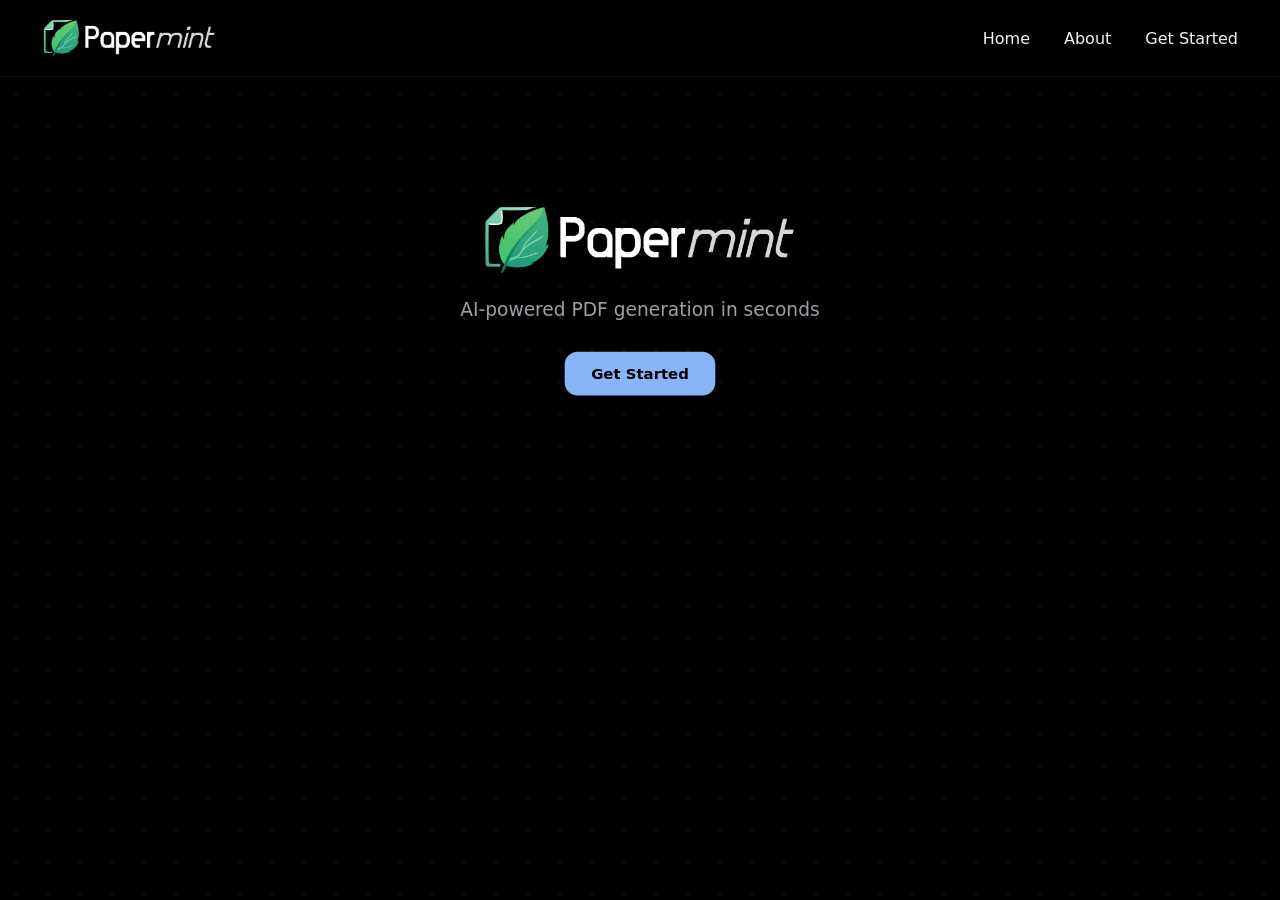
<file: templates/index.html>
<!DOCTYPE html>
<html>
<head>
    <!-- Google tag (gtag.js) -->
    <script async src="https://www.googletagmanager.com/gtag/js?id=G-6M7KKQE4T7"></script>
    <script>
      window.dataLayer = window.dataLayer || [];
      function gtag(){dataLayer.push(arguments);}
      gtag('js', new Date());

      gtag('config', 'G-6M7KKQE4T7');
    </script>
    <title>PaperMint - Home</title>
    <link rel="icon" href="/static/logo.png">
    <link rel="stylesheet" href="/static/style.css">
</head>

<body class="home-page">
    <div class="cursor-glow"></div>
    <div id="dots"></div>
    <div class="navbar">
        <div class="brand">
            <img src="/static/papermint-logo.png" class="brand-logo">
        </div>
        <div class="nav-links">
            <a href="/">Home</a>
            <a href="about">About</a>
            <a href="app">Get Started</a>
        </div>
    </div>

    <div class="hero">
        <div class="hero-logo-wrapper">
            <img src="/static/papermint-logo.png" class="hero-logo">
        </div>
        <p class="tagline">AI-powered PDF generation in seconds</p>

        <a href="/app" class="btn">Get Started</a>
    </div>

</body>
</html>
</file>
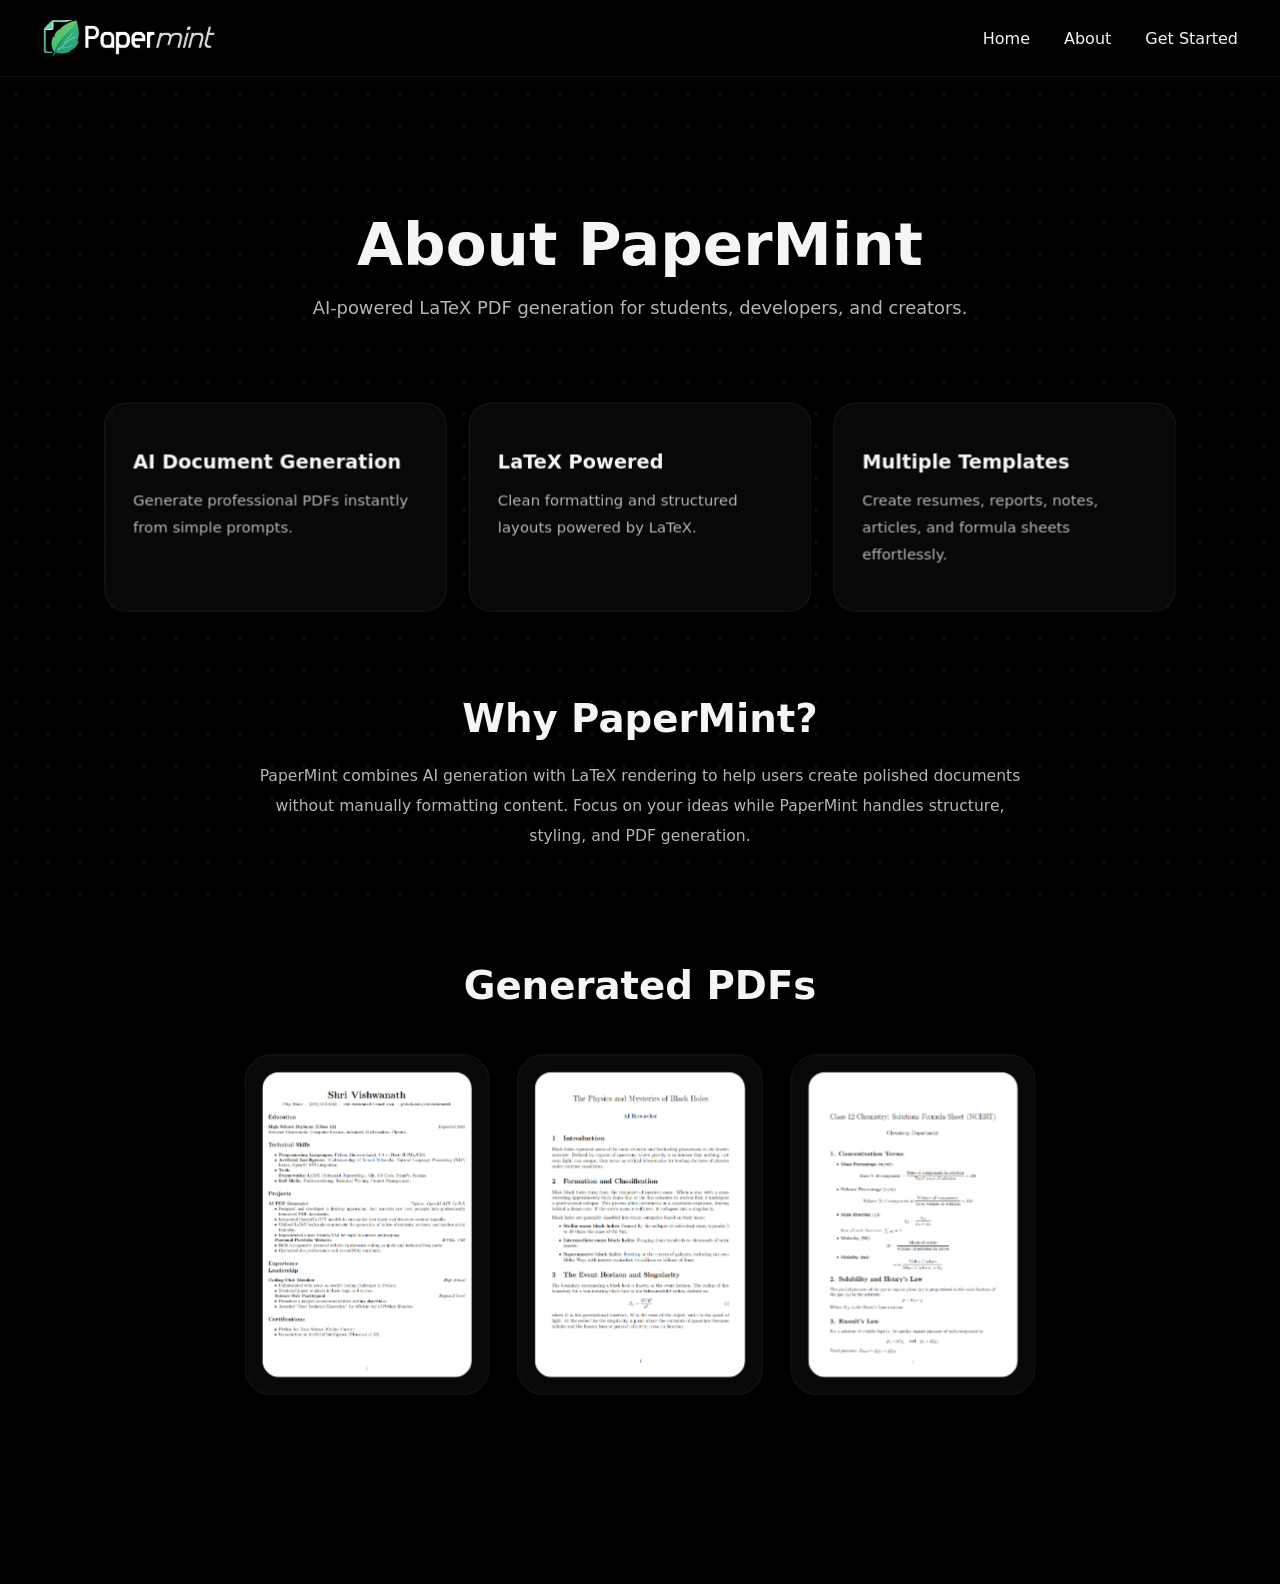
<file: templates/about.html>
<!DOCTYPE html>
<html>

<head>
    <title>About - PaperMint</title>

    <link rel="icon" type="image/png" href="/static/logo.png">

    <link rel="stylesheet" href="/static/style.css">
</head>

<body>

    <div id="dots"></div>
    

    <div class="navbar">

        <div class="brand">
            <img src="/static/papermint-logo.png" class="brand-logo">
        </div>

        <div class="nav-links">
            <a href="/">Home</a>
            <a href="/about">About</a>
            <a href="/app">Get Started</a>
        </div>

    </div>

    <div class="about-page">

        <section class="about-hero">

            <!-- <img src="/static/papermint-logo.png" class="about-logo"> -->

            <h1>About PaperMint</h1>

            <p class="about-subtitle">
                AI-powered LaTeX PDF generation for students,
                developers, and creators.
            </p>

        </section>

        <section class="features-grid">

            <div class="feature-card">
                <h3>AI Document Generation</h3>

                <p>
                    Generate professional PDFs instantly from simple prompts.
                </p>
            </div>

            <div class="feature-card">
                <h3>LaTeX Powered</h3>

                <p>
                    Clean formatting and structured layouts powered by LaTeX.
                </p>
            </div>

            <div class="feature-card">
                <h3>Multiple Templates</h3>

                <p>
                    Create resumes, reports, notes, articles,
                    and formula sheets effortlessly.
                </p>
            </div>

        </section>

        <section class="about-description">

            <h2>Why PaperMint?</h2>

            <p>
                PaperMint combines AI generation with LaTeX rendering
                to help users create polished documents without manually
                formatting content. Focus on your ideas while PaperMint
                handles structure, styling, and PDF generation.
            </p>
            <section class="preview-section">

                <h2>Generated PDFs</h2>

                <div class="preview-grid">

                    <div class="preview-card">
                        <img src="/static/previews/resume.png">
                    </div>

                    <div class="preview-card">
                        <img src="/static/previews/article.png">
                    </div>

                    <div class="preview-card">
                        <img src="/static/previews/formula-sheet.png">
                    </div>

                </div>

            </section>
        </section>

    </div>

    <script src="/static/script.js"></script>

</body>

</html>
</file>
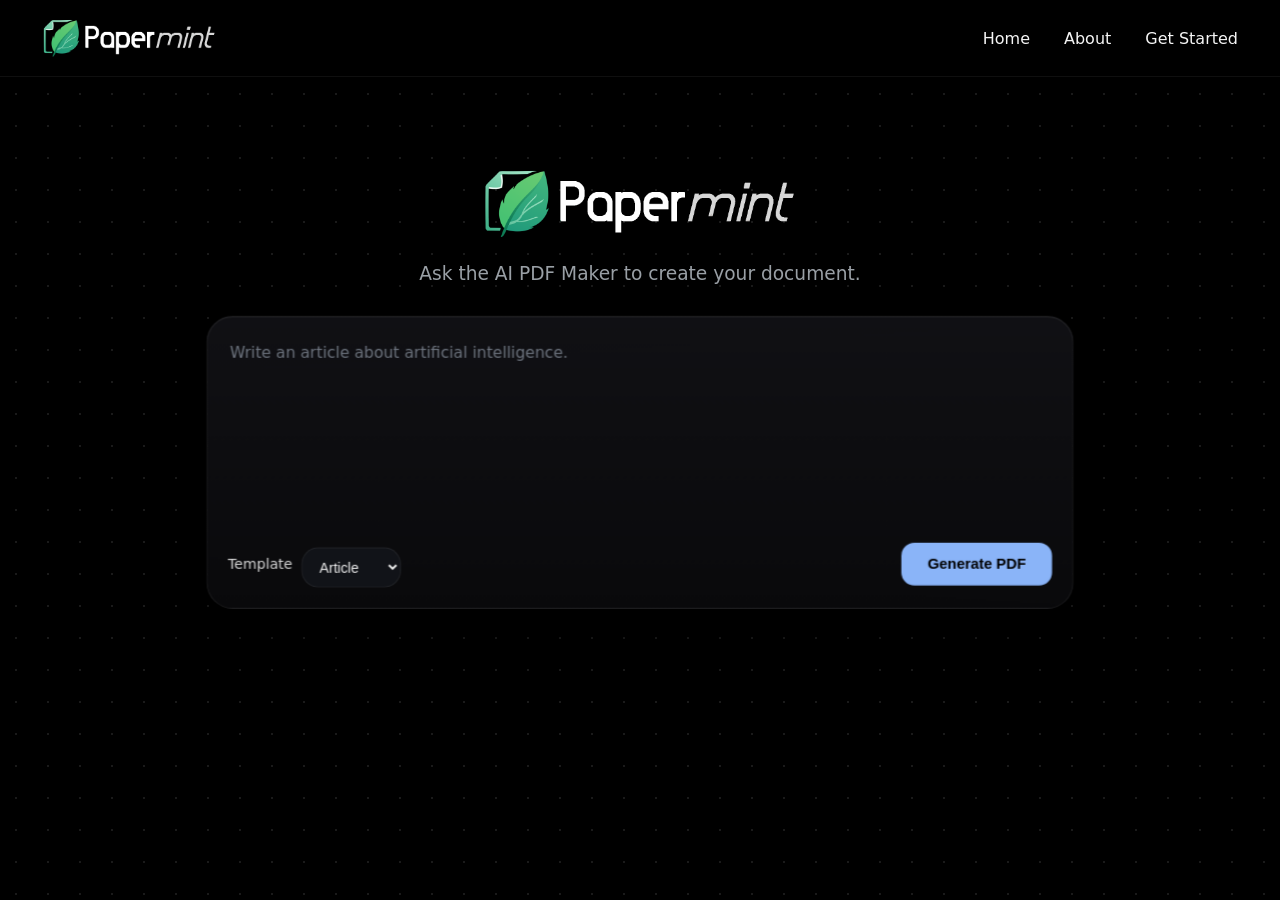
<file: templates/app.html>
<!-- <!DOCTYPE html>
<html>
<head>
    <title>PaperMint</title>
    <link rel="icon" type="image/png" href="/static/logo.png">
    <link rel="stylesheet" href="/static/style.css">
</head>

<body class="app-page">
    <div class="cursor-glow"></div>
    <div id="cursor-glow"></div>
    <div id="dots"></div>
    <div id="loader-container">
        <div id="loader-text">Loading...</div>
        <div id="loader-bar"></div>
    </div>

    <div class="navbar">
        <div class="brand">
            <img src="/static/papermint-logo.png" class="brand-logo">
        </div>
        <div class="nav-links">
            <a href="/">Home</a>
            <a href="/about">About</a>
            <a href="/app">Get Started</a>
        </div>
    </div>

    <div class="container">

        <div class="hero-logo-wrapper">
            <img src="/static/papermint-logo.png" class="hero-logo">
        </div>
        <p class="tagline">Ask the AI PDF Maker to create your document.</p>

        <form id="generateForm" onsubmit="return false;">

            <div class="main-input">
                <textarea
                    id="prompt"
                    name="prompt"
                    placeholder="Write an article about artificial intelligence."
                    required
                ></textarea>
            </div>

            <div class="options">

                <div class="left-options">

                    <div class="template-group">

                        <label for="template">Template: </label>

                        <select id="template">
                            <option value="article">Article</option>
                            <option value="resume">Resume</option>
                        </select>

                    </div>

                </div>

                <button type="button" onclick="generatePDF()">Generate PDF</button>

            </div>

        </form>

    </div>

    <div id="toast" class="toast">Could not generate the document. Please try again.</div>

    <script src="/static/script.js"></script>

</body>
</html> -->


<!DOCTYPE html>
<html lang="en">

<head>

    <meta charset="UTF-8">

    <meta
        name="viewport"
        content="width=device-width, initial-scale=1.0"
    >

    <title>PaperMint</title>

    <link
        rel="icon"
        type="image/png"
        href="/static/logo.png"
    >

    <link
        rel="stylesheet"
        href="/static/style.css"
    >

</head>

<body class="app-page">

    <div id="cursor-glow"></div>

    <div id="dots"></div>

    <div id="loader-container">

        <div id="loader-text">
            Generating PDF...
        </div>

        <div id="loader-bar"></div>

    </div>

    <!-- =========================
         NAVBAR
    ========================== -->

    <div class="navbar">

        <div class="brand">

            <img
                src="/static/papermint-logo.png"
                class="brand-logo"
                alt="PaperMint Logo"
            >

        </div>

        <div class="nav-links">

            <a href="/">
                Home
            </a>

            <a href="/about">
                About
            </a>

            <a href="/app">
                Get Started
            </a>

        </div>

    </div>

    <!-- =========================
         MAIN CONTAINER
    ========================== -->

    <div class="container">

        <div class="hero-logo-wrapper">

            <img
                src="/static/papermint-logo.png"
                class="hero-logo"
                alt="PaperMint"
            >

        </div>

        <p class="tagline">
            Ask the AI PDF Maker to create your document.
        </p>

        <!-- =========================
             FORM
        ========================== -->

        <form
            id="generateForm"
            onsubmit="event.preventDefault(); generatePDF();"
        >

            <div class="main-input">

                <textarea
                    id="prompt"
                    name="content"
                    placeholder="Write an article about artificial intelligence."
                    required
                ></textarea>

                <div class="options">

                    <div class="left-options">

                        <div class="template-group">

                            <label for="template">
                                Template
                            </label>

                            <select
                                id="template"
                                name="template_type"
                            >

                                <option value="article">
                                    Article
                                </option>

                                <option value="resume">
                                    Resume
                                </option>

                            </select>

                        </div>

                    </div>

                    <button
                        type="submit"
                        class="generate-btn"
                    >
                        Generate PDF
                    </button>

                </div>

            </div>

        </form>

    </div>

    <!-- =========================
         TOAST
    ========================== -->

    <div
        id="toast"
        class="toast"
    >
        Could not generate the document.
    </div>

    <script src="/static/script.js"></script>

</body>
</html>
</file>
<file: static/style.css>
:root{
    --bg:#000;
    --glass:rgba(15,15,18,0.72);
    --border:rgba(255,255,255,0.08);
    --text:#f5f5f5;
    --sub:#9aa0a6;
    --accent:#8ab4f8;
}

*{
    box-sizing:border-box;
}

html{
    scroll-behavior:smooth;
}

body{
    margin:0;

    font-family:
        Inter,
        system-ui,
        sans-serif;

    background:#000;
    color:var(--text);

    overflow-x:hidden;

    position:relative;
}

/* =========================
   DOT BACKGROUND
========================= */

#dots{
    position:fixed;

    top:78px; /* navbar height */
    left:0;
    right:0;
    bottom:0;

    background-image:
        radial-gradient(
            rgba(255,255,255,0.10) 1px,
            transparent 1px
        );

    background-size:32px 32px;

    z-index:0;

    pointer-events:none;
}

/* =========================
   CURSOR GLOW
========================= */

#cursor-glow{
    position:fixed;

    width:100px;
    height:100px;

    border-radius:50%;

    pointer-events:none;

    transform:translate(-50%, -50%);

    background:
        radial-gradient(
            circle,
            rgba(255,255,255,0.14) 0%,
            rgba(255,255,255,0.06) 35%,
            transparent 70%
        );

    filter:blur(12px);

    mix-blend-mode:screen;

    z-index:1;
}

/* =========================
   NAVBAR
========================= */

.navbar{
    position:sticky;
    top:0;

    z-index:999;

    display:flex;
    justify-content:space-between;
    align-items:center;

    padding:18px 42px;

    background:#000;

    border-bottom:
        1px solid rgba(255,255,255,0.06);
}

/* hide dots behind navbar */
/* .navbar::before{
    content:"";

    position:absolute;
    inset:0;

    background:#000;

    z-index:-1;
} */

.brand-logo{
    height:40px;
    width:auto;
    display:block;
}

.nav-links{
    display:flex;
    align-items:center;
    gap:34px;
}

.nav-links a{
    text-decoration:none;

    color:#f5f5f5;

    font-size:1rem;
    font-weight:500;

    transition:0.2s ease;
}

.nav-links a:hover{
    color:rgba(43, 227, 53, 0.648);
}

/* =========================
   HERO SECTION
========================= */

.hero{
    position:relative;
    z-index:2;

    text-align:center;

    margin-top:14vh;

    padding:0 20px;
}

.hero-logo-wrapper{
    display:flex;
    justify-content:center;
    align-items:center;

    margin-bottom:24px;
}

.hero-logo{
    width:340px;
    max-width:90%;

    height:auto;
    object-fit:contain;
}

.tagline{
    color:var(--sub);

    font-size:1.25rem;

    margin-bottom:34px;
}

/* =========================
   BUTTONS
========================= */

button,
.btn{
    display:inline-flex;
    justify-content:center;
    align-items:center;

    background:var(--accent);

    color:#000;

    border:none;

    padding:14px 28px;

    border-radius:14px;

    font-weight:700;

    font-size:1rem;

    cursor:pointer;

    transition:0.25s ease;

    text-decoration:none;
}

button:hover,
.btn:hover{
    transform:translateY(-2px);

    box-shadow:
        0 8px 24px rgba(138,180,248,0.22);

    text-decoration:none;
}

/* =========================
   APP CONTAINER
========================= */

.container{
    position:relative;
    z-index:2;

    max-width:980px;

    margin:10vh auto;

    padding:0 24px;

    text-align:center;
}

/* =========================
   INPUT AREA
========================= */

.main-input{
    background:
        linear-gradient(
            180deg,
            rgba(18,18,22,0.92) 0%,
            rgba(10,10,12,0.96) 100%
        );

    border:
        1px solid rgba(255,255,255,0.08);

    border-radius:28px;

    padding:22px;

    backdrop-filter:blur(18px);

    box-shadow:
        inset 0 1px 0 rgba(255,255,255,0.04),
        0 20px 60px rgba(0,0,0,0.45);
}

textarea{
    width:100%;
    height:190px;

    background:transparent;

    border:none;
    outline:none;

    resize:none !important;

    color:#f5f5f5;

    font-size:1.05rem;

    line-height:1.7;

    font-family:inherit;
}

textarea::placeholder{
    color:#6f7681;
}

/* =========================
   SCROLLBAR
========================= */

textarea::-webkit-scrollbar{
    width:8px;
}

textarea::-webkit-scrollbar-track{
    background:#0b0b0f;
    border-radius:999px;
}

textarea::-webkit-scrollbar-thumb{
    background:#2b2f3a;
    border-radius:999px;
}

textarea::-webkit-scrollbar-thumb:hover{
    background:#3b4252;
}

textarea::-webkit-scrollbar-button{
    display:none;
}

textarea{
    scrollbar-width:thin;
    scrollbar-color:#2b2f3a #0b0b0f;
}

/* =========================
   OPTIONS
========================= */

.options{
    margin-top:26px;

    display:flex;
    justify-content:space-between;
    align-items:center;
}

.left-options{
    display:flex;
    align-items:flex-end;
    gap:10px;
}

label{
    color:#d8d8d8;
    font-size:0.95rem;
    margin:0;
}
.template-group{
    display:flex;
    align-items:center;
    gap:10px;
}
select{
    margin-top:6px;

    background:rgba(20,20,24,0.9);

    color:#f5f5f5;

    border:
        1px solid rgba(255,255,255,0.08);

    border-radius:12px;

    padding:11px 14px;

    outline:none;

    font-size:0.95rem;

    transition:0.2s ease;
}

select:hover,
select:focus{
    border-color:var(--accent);
}

/* =========================
   TOAST
========================= */

.toast{
    position:fixed;

    right:24px;
    bottom:24px;

    padding:14px 18px;

    border-radius:14px;

    border:
        1px solid rgba(255,255,255,0.08);

    background:
        rgba(0,0,0,0.88);

    backdrop-filter:blur(14px);

    opacity:0;

    transform:translateY(12px);

    transition:0.25s ease;

    z-index:999;
}

.toast.show{
    opacity:1;
    transform:translateY(0);
}

/* =========================
   LOADER
========================= */

#loader-container{
    position:fixed;

    top:82px;
    right:24px;

    width:220px;

    z-index:9999;

    opacity:0;

    transform:translateY(-5px);

    pointer-events:none;

    transition:
        opacity 0.3s ease,
        transform 0.3s ease;
}

#loader-container.show{
    opacity:1;
    transform:translateY(0);
}

#loader-text{
    font-size:12px;

    color:var(--sub);

    margin-bottom:8px;

    text-align:right;
}

#loader-bar{
    height:4px;

    width:0%;

    border-radius:999px;

    background:
        linear-gradient(
            90deg,
            #8ab4f8,
            #5f9cff
        );
}

/* =========================
   ABOUT PAGE
========================= */

.about-page{
    position:relative;
    z-index:2;

    max-width:1200px;

    margin:0 auto;

    padding:90px 24px;
}

.about-hero{
    text-align:center;

    margin-bottom:90px;
}

.about-logo{
    width:220px;

    margin-bottom:24px;
}

.about-hero h1{
    font-size:4rem;

    margin-bottom:20px;
}

.about-subtitle{
    color:#b5b5b5;

    font-size:1.2rem;
}

.features-grid{
    display:grid;

    grid-template-columns:
        repeat(auto-fit, minmax(280px, 1fr));

    gap:24px;

    margin-bottom:90px;
}

.feature-card{
    background:
        rgba(255,255,255,0.03);

    border:
        1px solid rgba(255,255,255,0.08);

    border-radius:24px;

    padding:30px;

    backdrop-filter:blur(14px);

    transition:0.25s ease;
}

.feature-card:hover{
    transform:translateY(-6px);

    border-color:
        rgba(31, 212, 40, 0.35);

    box-shadow:
        0 12px 32px rgba(31, 212, 40, 0.35);
}

.feature-card h3{
    font-size:1.3rem;

    margin-bottom:16px;
}

.feature-card p{
    color:#b5b5b5;

    line-height:1.8;
}

.about-description{
    text-align:center;

    max-width:850px;

    margin:0 auto;
}

.about-description h2{
    font-size:2.6rem;

    margin-bottom:22px;
}

.about-description p{
    color:#b5b5b5;

    line-height:1.9;

    font-size:1.05rem;
}

/* =========================
   RESPONSIVE
========================= */

@media (max-width:768px){

    .navbar{
        padding:16px 20px;
    }

    .nav-links{
        gap:18px;
    }

    .hero-logo{
        width:260px;
    }

    .about-hero h1{
        font-size:2.8rem;
    }

    .options{
        flex-direction:column;
        gap:20px;
        align-items:flex-start;
    }

    button,
    .btn{
        width:100%;
    }
}
.container,
.hero,
.about-page{
    transform:scale(0.93);
    transform-origin:top center;
}
/* html,
body{
    height:100%;
    overflow:hidden;
} */

/* only landing/app pages */
.home-page,
.app-page{
    height:100vh;
    overflow:hidden;
}
select{
    background:#111318;
    color:#f5f5f5;

    border:
        1px solid rgba(255,255,255,0.08);

    border-radius:18px;
}

select option{
    background:#111318;
    color:#f5f5f5;
}

/* =========================
   PDF PREVIEW SECTION
========================= */

.preview-section{
    margin-top:120px;

    text-align:center;
}

.preview-section h2{
    font-size:2.6rem;

    margin-bottom:50px;
}

.preview-grid{
    display:grid;

    grid-template-columns:
        repeat(3, 1fr);

    gap:30px;
}

.preview-card{
    background:
        rgba(255,255,255,0.03);

    border:
        1px solid rgba(255,255,255,0.08);

    border-radius:28px;

    overflow:hidden;

    transition:0.25s ease;

    backdrop-filter:blur(10px);

    display:flex;
    align-items:center;
    justify-content:center;

    padding:18px;

    aspect-ratio:0.72 / 1;
}

.preview-card:hover{
    transform:
        translateY(-8px);

    border-color:
        rgba(38, 220, 77, 0.853);

    box-shadow:
        0 12px 40px rgba(31, 212, 40, 0.35);
}

.preview-card img{
    width:100%;
    height:100%;

    object-fit:cover;
    object-position:top;

    border-radius:18px;

    display:block;
}
</file>
